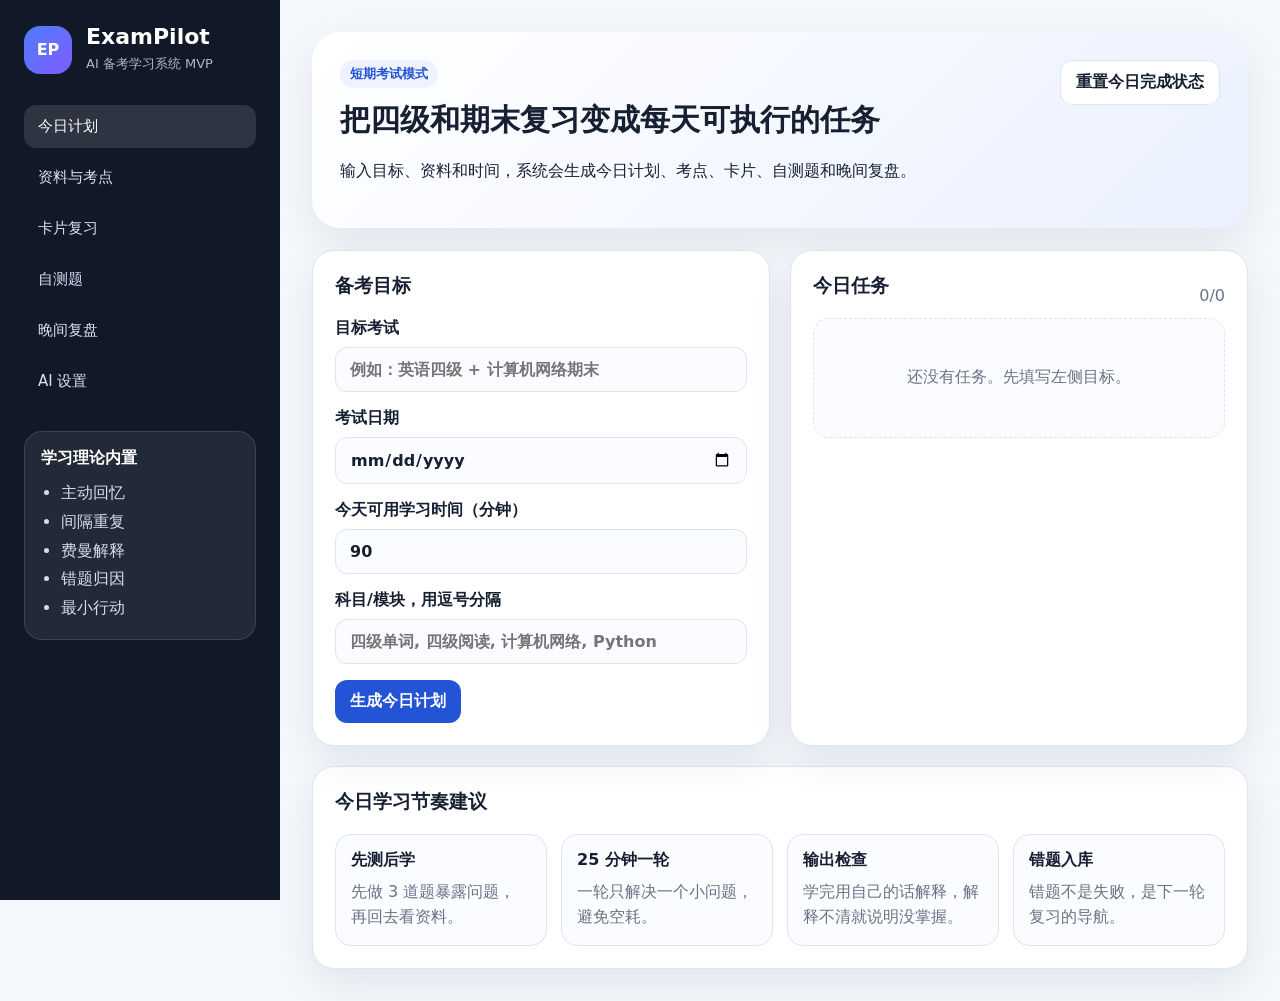
<file: index.html>
<!doctype html>
<html lang="zh-CN">
<head>
  <meta charset="UTF-8" />
  <meta name="viewport" content="width=device-width, initial-scale=1.0" />
  <title>ExamPilot · AI 备考学习系统 MVP</title>
  <link rel="stylesheet" href="styles.css" />
</head>
<body>
  <div class="app-shell">
    <aside class="sidebar">
      <div class="brand">
        <div class="brand-mark">EP</div>
        <div>
          <h1>ExamPilot</h1>
          <p>AI 备考学习系统 MVP</p>
        </div>
      </div>

      <nav class="nav">
        <button class="nav-item active" data-view="dashboard">今日计划</button>
        <button class="nav-item" data-view="materials">资料与考点</button>
        <button class="nav-item" data-view="cards">卡片复习</button>
        <button class="nav-item" data-view="quiz">自测题</button>
        <button class="nav-item" data-view="review">晚间复盘</button>
        <button class="nav-item" data-view="settings">AI 设置</button>
      </nav>

      <div class="sidebar-card">
        <strong>学习理论内置</strong>
        <ul>
          <li>主动回忆</li>
          <li>间隔重复</li>
          <li>费曼解释</li>
          <li>错题归因</li>
          <li>最小行动</li>
        </ul>
      </div>
    </aside>

    <main class="main">
      <section id="dashboard" class="view active">
        <div class="hero">
          <div>
            <span class="eyebrow">短期考试模式</span>
            <h2>把四级和期末复习变成每天可执行的任务</h2>
            <p>输入目标、资料和时间，系统会生成今日计划、考点、卡片、自测题和晚间复盘。</p>
          </div>
          <button id="resetToday" class="ghost-btn">重置今日完成状态</button>
        </div>

        <div class="grid two">
          <form id="goalForm" class="panel">
            <h3>备考目标</h3>
            <label>目标考试
              <input id="goalName" placeholder="例如：英语四级 + 计算机网络期末" />
            </label>
            <label>考试日期
              <input id="examDate" type="date" />
            </label>
            <label>今天可用学习时间（分钟）
              <input id="dailyMinutes" type="number" min="20" step="10" value="90" />
            </label>
            <label>科目/模块，用逗号分隔
              <input id="subjects" placeholder="四级单词, 四级阅读, 计算机网络, Python" />
            </label>
            <button type="submit" class="primary-btn">生成今日计划</button>
          </form>

          <div class="panel">
            <div class="panel-header">
              <h3>今日任务</h3>
              <span id="progressText" class="muted">0/0</span>
            </div>
            <div id="todayPlan" class="task-list empty">还没有任务。先填写左侧目标。</div>
          </div>
        </div>

        <div class="panel">
          <h3>今日学习节奏建议</h3>
          <div class="strategy-list">
            <div><strong>先测后学</strong><span>先做 3 道题暴露问题，再回去看资料。</span></div>
            <div><strong>25 分钟一轮</strong><span>一轮只解决一个小问题，避免空耗。</span></div>
            <div><strong>输出检查</strong><span>学完用自己的话解释，解释不清就说明没掌握。</span></div>
            <div><strong>错题入库</strong><span>错题不是失败，是下一轮复习的导航。</span></div>
          </div>
        </div>
      </section>

      <section id="materials" class="view">
        <div class="view-header">
          <div>
            <span class="eyebrow">资料驱动</span>
            <h2>粘贴课件、真题、笔记，生成考点</h2>
          </div>
          <button id="sampleMaterial" class="ghost-btn">填入示例资料</button>
        </div>

        <div class="grid two">
          <div class="panel">
            <h3>学习资料</h3>
            <textarea id="materialInput" rows="18" placeholder="粘贴四级真题、听力原文、老师 PPT 文本、期末复习提纲……"></textarea>
            <div class="button-row">
              <button id="generateKeypoints" class="primary-btn">生成考点</button>
              <button id="generateCards" class="secondary-btn">生成卡片</button>
              <button id="generateQuiz" class="secondary-btn">生成自测题</button>
            </div>
          </div>

          <div class="panel">
            <div class="panel-header">
              <h3>考点输出</h3>
              <button id="copyKeypoints" class="mini-btn">复制</button>
            </div>
            <div id="keypointsOutput" class="markdown-box empty">还没有考点。</div>
          </div>
        </div>
      </section>

      <section id="cards" class="view">
        <div class="view-header">
          <div>
            <span class="eyebrow">间隔重复</span>
            <h2>把考点变成主动回忆卡片</h2>
          </div>
          <button id="clearCards" class="ghost-btn danger">清空卡片</button>
        </div>

        <div class="grid two">
          <div class="panel">
            <h3>新增卡片</h3>
            <label>问题
              <input id="cardQuestion" placeholder="例如：ARP 的作用是什么？" />
            </label>
            <label>答案
              <textarea id="cardAnswer" rows="5" placeholder="用自己的话写答案。"></textarea>
            </label>
            <button id="addCard" class="primary-btn">添加卡片</button>
          </div>

          <div class="panel">
            <div class="panel-header">
              <h3>今日到期卡片</h3>
              <span id="dueCount" class="muted">0 张</span>
            </div>
            <div id="reviewCard" class="review-card empty">暂无到期卡片。可以从资料页生成。</div>
            <div id="reviewActions" class="button-row hidden">
              <button data-rating="again" class="secondary-btn">忘了</button>
              <button data-rating="hard" class="secondary-btn">勉强</button>
              <button data-rating="good" class="primary-btn">记住</button>
            </div>
          </div>
        </div>

        <div class="panel">
          <h3>全部卡片</h3>
          <div id="cardList" class="card-list empty">还没有卡片。</div>
        </div>
      </section>

      <section id="quiz" class="view">
        <div class="view-header">
          <div>
            <span class="eyebrow">主动回忆</span>
            <h2>先测试，再学习</h2>
          </div>
          <button id="clearQuiz" class="ghost-btn danger">清空题目</button>
        </div>
        <div id="quizList" class="quiz-list empty">暂无题目。请到资料页生成自测题。</div>
      </section>

      <section id="review" class="view">
        <div class="view-header">
          <div>
            <span class="eyebrow">晚间复盘</span>
            <h2>把今天的问题变成明天的计划</h2>
          </div>
          <button id="exportData" class="ghost-btn">导出数据</button>
        </div>

        <div class="grid two">
          <form id="reviewForm" class="panel">
            <h3>复盘记录</h3>
            <label>今天完成了什么？
              <textarea id="doneToday" rows="4"></textarea>
            </label>
            <label>卡在哪里？
              <textarea id="stuckToday" rows="4"></textarea>
            </label>
            <label>明天最小行动
              <textarea id="tomorrowAction" rows="4" placeholder="例如：只做一篇四级阅读并分析错因。"></textarea>
            </label>
            <button class="primary-btn" type="submit">保存复盘</button>
          </form>

          <div class="panel">
            <h3>历史复盘</h3>
            <div id="reviewHistory" class="history-list empty">暂无复盘。</div>
          </div>
        </div>
      </section>

      <section id="settings" class="view">
        <div class="view-header">
          <div>
            <span class="eyebrow">可选</span>
            <h2>接入 OpenAI 兼容接口</h2>
            <p>不填也能用本地规则生成。填入后可让 AI 生成更自然的计划、考点和题目。</p>
          </div>
        </div>

        <form id="settingsForm" class="panel narrow">
          <label>API Endpoint
            <input id="apiEndpoint" placeholder="例如：https://api.openai.com/v1/chat/completions" />
          </label>
          <label>模型名
            <input id="apiModel" placeholder="例如：gpt-4o-mini / deepseek-chat / glm-4-flash" />
          </label>
          <label>API Key
            <input id="apiKey" type="password" placeholder="仅保存在本机 localStorage，公开部署时不要填写真实 Key" />
          </label>
          <div class="notice">
            <strong>安全提示：</strong>浏览器前端无法真正隐藏 API Key。正式项目应改成“前端 → 后端 → AI API”。
          </div>
          <div class="button-row">
            <button class="primary-btn" type="submit">保存设置</button>
            <button id="clearSettings" class="secondary-btn" type="button">清空设置</button>
          </div>
        </form>
      </section>
    </main>
  </div>

  <script src="app.js"></script>
</body>
</html>
</file>
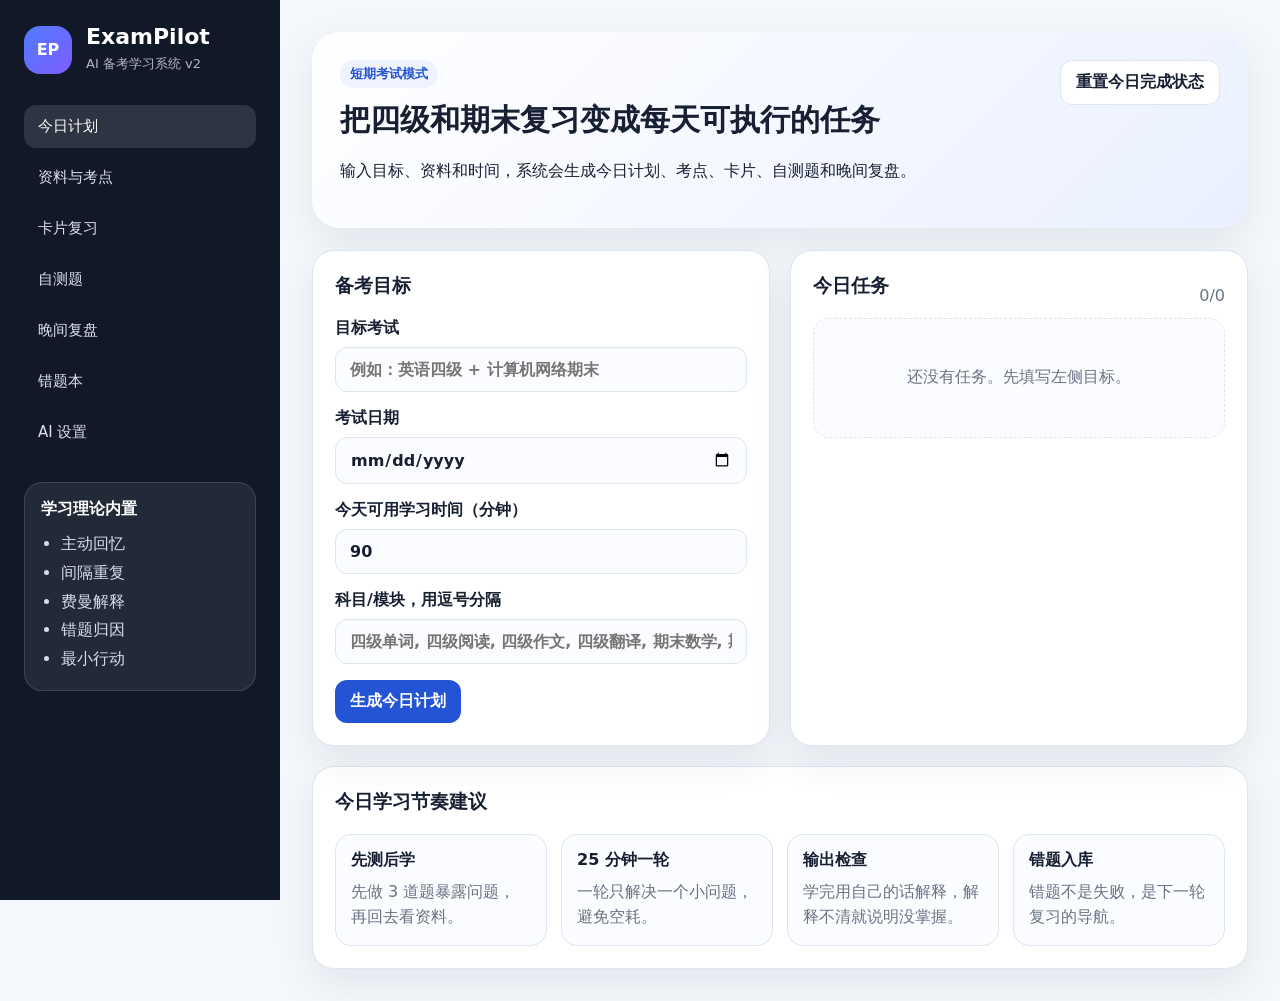
<file: index_v2.html>
<!doctype html>
<html lang="zh-CN">
<head>
  <meta charset="UTF-8" />
  <meta name="viewport" content="width=device-width, initial-scale=1.0" />
  <title>ExamPilot v2 · AI 备考学习系统</title>
  <link rel="stylesheet" href="styles.css" />
</head>
<body>
  <div class="app-shell">
    <aside class="sidebar">
      <div class="brand">
        <div class="brand-mark">EP</div>
        <div>
          <h1>ExamPilot</h1>
          <p>AI 备考学习系统 v2</p>
        </div>
      </div>

      <nav class="nav">
        <button class="nav-item active" data-view="dashboard">今日计划</button>
        <button class="nav-item" data-view="materials">资料与考点</button>
        <button class="nav-item" data-view="cards">卡片复习</button>
        <button class="nav-item" data-view="quiz">自测题</button>
        <button class="nav-item" data-view="review">晚间复盘</button>
        <button class="nav-item" data-view="wrong">错题本</button>
        <button class="nav-item" data-view="settings">AI 设置</button>
      </nav>

      <div class="sidebar-card">
        <strong>学习理论内置</strong>
        <ul>
          <li>主动回忆</li>
          <li>间隔重复</li>
          <li>费曼解释</li>
          <li>错题归因</li>
          <li>最小行动</li>
        </ul>
      </div>
    </aside>

    <main class="main">
      <section id="dashboard" class="view active">
        <div class="hero">
          <div>
            <span class="eyebrow">短期考试模式</span>
            <h2>把四级和期末复习变成每天可执行的任务</h2>
            <p>输入目标、资料和时间，系统会生成今日计划、考点、卡片、自测题和晚间复盘。</p>
          </div>
          <button id="resetToday" class="ghost-btn">重置今日完成状态</button>
        </div>

        <div class="grid two">
          <form id="goalForm" class="panel">
            <h3>备考目标</h3>
            <label>目标考试
              <input id="goalName" placeholder="例如：英语四级 + 计算机网络期末" />
            </label>
            <label>考试日期
              <input id="examDate" type="date" />
            </label>
            <label>今天可用学习时间（分钟）
              <input id="dailyMinutes" type="number" min="20" step="10" value="90" />
            </label>
            <label>科目/模块，用逗号分隔
              <input id="subjects" placeholder="四级单词, 四级阅读, 四级作文, 四级翻译, 期末数学, 期末英语" />
            </label>
            <button type="submit" class="primary-btn">生成今日计划</button>
          </form>

          <div class="panel">
            <div class="panel-header">
              <h3>今日任务</h3>
              <span id="progressText" class="muted">0/0</span>
            </div>
            <div id="todayPlan" class="task-list empty">还没有任务。先填写左侧目标。</div>
          </div>
        </div>

        <div class="panel">
          <h3>今日学习节奏建议</h3>
          <div class="strategy-list">
            <div><strong>先测后学</strong><span>先做 3 道题暴露问题，再回去看资料。</span></div>
            <div><strong>25 分钟一轮</strong><span>一轮只解决一个小问题，避免空耗。</span></div>
            <div><strong>输出检查</strong><span>学完用自己的话解释，解释不清就说明没掌握。</span></div>
            <div><strong>错题入库</strong><span>错题不是失败，是下一轮复习的导航。</span></div>
          </div>
        </div>
      </section>

      <section id="materials" class="view">
        <div class="view-header">
          <div>
            <span class="eyebrow">资料驱动</span>
            <h2>粘贴课件、真题、笔记，生成考点</h2>
          </div>
          <button id="sampleMaterial" class="ghost-btn">填入示例资料</button>
        </div>

        <div class="grid two">
          <div class="panel">
            <h3>学习资料</h3>
            <textarea id="materialInput" rows="18" placeholder="粘贴四级真题、听力原文、老师 PPT 文本、期末复习提纲……"></textarea>
            <!-- 文件上传功能 -->
            <label style="display:block;margin-top:10px;">上传文件
              <input type="file" id="materialFile" />
            </label>
            <button id="loadFile" class="secondary-btn" style="margin-top:6px;">加载文件</button>
            <div class="button-row">
              <button id="generateKeypoints" class="primary-btn">生成考点</button>
              <button id="generateCards" class="secondary-btn">生成卡片</button>
              <button id="generateQuiz" class="secondary-btn">生成自测题</button>
            </div>
          </div>

          <div class="panel">
            <div class="panel-header">
              <h3>考点输出</h3>
              <button id="copyKeypoints" class="mini-btn">复制</button>
            </div>
            <div id="keypointsOutput" class="markdown-box empty">还没有考点。</div>
          </div>
        </div>
      </section>

      <section id="cards" class="view">
        <div class="view-header">
          <div>
            <span class="eyebrow">间隔重复</span>
            <h2>把考点变成主动回忆卡片</h2>
          </div>
          <button id="clearCards" class="ghost-btn danger">清空卡片</button>
        </div>

        <div class="grid two">
          <div class="panel">
            <h3>新增卡片</h3>
            <label>问题
              <input id="cardQuestion" placeholder="例如：ARP 的作用是什么？" />
            </label>
            <label>答案
              <textarea id="cardAnswer" rows="5" placeholder="用自己的话写答案。"></textarea>
            </label>
            <button id="addCard" class="primary-btn">添加卡片</button>
          </div>

          <div class="panel">
            <div class="panel-header">
              <h3>今日到期卡片</h3>
              <span id="dueCount" class="muted">0 张</span>
            </div>
            <div id="reviewCard" class="review-card empty">暂无到期卡片。可以从资料页生成。</div>
            <div id="reviewActions" class="button-row hidden">
              <button data-rating="again" class="secondary-btn">忘了</button>
              <button data-rating="hard" class="secondary-btn">勉强</button>
              <button data-rating="good" class="primary-btn">记住</button>
            </div>
          </div>
        </div>

        <div class="panel">
          <h3>全部卡片</h3>
          <div id="cardList" class="card-list empty">还没有卡片。</div>
        </div>
      </section>

      <section id="quiz" class="view">
        <div class="view-header">
          <div>
            <span class="eyebrow">主动回忆</span>
            <h2>先测试，再学习</h2>
          </div>
          <button id="clearQuiz" class="ghost-btn danger">清空题目</button>
        </div>
        <div id="quizList" class="quiz-list empty">暂无题目。请到资料页生成自测题。</div>
      </section>

      <section id="review" class="view">
        <div class="view-header">
          <div>
            <span class="eyebrow">晚间复盘</span>
            <h2>把今天的问题变成明天的计划</h2>
          </div>
          <button id="exportData" class="ghost-btn">导出数据</button>
        </div>

        <div class="grid two">
          <form id="reviewForm" class="panel">
            <h3>复盘记录</h3>
            <label>今天完成了什么？
              <textarea id="doneToday" rows="4"></textarea>
            </label>
            <label>卡在哪里？
              <textarea id="stuckToday" rows="4"></textarea>
            </label>
            <label>明天最小行动
              <textarea id="tomorrowAction" rows="4" placeholder="例如：只做一篇四级阅读并分析错因。"></textarea>
            </label>
            <button class="primary-btn" type="submit">保存复盘</button>
          </form>

          <div class="panel">
            <h3>历史复盘</h3>
            <div id="reviewHistory" class="history-list empty">暂无复盘。</div>
          </div>
        </div>
      </section>

      <section id="wrong" class="view">
        <div class="view-header">
          <div>
            <span class="eyebrow">错题本</span>
            <h2>记录你的错题</h2>
          </div>
        </div>
        <div class="grid two">
          <div class="panel">
            <h3>新增错题</h3>
            <label>题目
              <textarea id="wrongQuestion" rows="4" placeholder="错题题目或内容"></textarea>
            </label>
            <label>正确答案
              <textarea id="wrongAnswer" rows="3" placeholder="正确答案"></textarea>
            </label>
            <label>分析
              <textarea id="wrongAnalysis" rows="3" placeholder="错误原因及反思"></textarea>
            </label>
            <label>标签
              <input id="wrongTag" placeholder="例如：四级单词" />
            </label>
            <button id="addWrong" class="primary-btn">添加错题</button>
          </div>
          <div class="panel">
            <div class="panel-header">
              <h3>错题列表</h3>
              <button id="clearWrongs" class="mini-btn danger">清空</button>
            </div>
            <div id="wrongList" class="card-list empty">还没有错题。</div>
          </div>
        </div>
      </section>

      <section id="settings" class="view">
        <div class="view-header">
          <div>
            <span class="eyebrow">可选</span>
            <h2>接入 OpenAI 兼容接口</h2>
            <p>不填也能用本地规则生成。填入后可让 AI 生成更自然的计划、考点和题目。</p>
          </div>
        </div>

        <form id="settingsForm" class="panel narrow">
          <label>API Endpoint
            <input id="apiEndpoint" placeholder="例如：https://api.openai.com/v1/chat/completions" />
          </label>
          <label>模型名
            <input id="apiModel" placeholder="例如：gpt-4o-mini / deepseek-chat / glm-4-flash" />
          </label>
          <label>API Key
            <input id="apiKey" type="password" placeholder="仅保存在本机 localStorage，公开部署时不要填写真实 Key" />
          </label>
          <div class="notice">
            <strong>安全提示：</strong>浏览器前端无法真正隐藏 API Key。正式项目应改成“前端 → 后端 → AI API”。
          </div>
          <div class="button-row">
            <button class="primary-btn" type="submit">保存设置</button>
            <button id="clearSettings" class="secondary-btn" type="button">清空设置</button>
          </div>
        </form>
      </section>
    </main>
  </div>

  <script src="app.js"></script>
  <script src="extra.js"></script>
</body>
</html>
</file>
<file: styles.css>
:root {
  --bg: #f4f7fb;
  --panel: #ffffff;
  --text: #172033;
  --muted: #687385;
  --line: #dde5ef;
  --primary: #2454d6;
  --primary-dark: #1a3fa5;
  --soft: #eef3ff;
  --danger: #c23838;
  --ok: #23784e;
  --shadow: 0 14px 40px rgba(19, 33, 68, 0.08);
}

* { box-sizing: border-box; }
body {
  margin: 0;
  font-family: Inter, ui-sans-serif, system-ui, -apple-system, BlinkMacSystemFont, "Segoe UI", "Microsoft YaHei", sans-serif;
  color: var(--text);
  background: var(--bg);
}

.app-shell {
  display: grid;
  grid-template-columns: 280px 1fr;
  min-height: 100vh;
}

.sidebar {
  background: #111827;
  color: white;
  padding: 24px;
  position: sticky;
  top: 0;
  height: 100vh;
}

.brand { display: flex; gap: 14px; align-items: center; margin-bottom: 30px; }
.brand-mark {
  width: 48px;
  height: 48px;
  border-radius: 16px;
  display: grid;
  place-items: center;
  background: linear-gradient(135deg, #4f7cff, #7f5cff);
  font-weight: 800;
}
.brand h1 { font-size: 22px; margin: 0; }
.brand p { color: #aeb7c7; margin: 4px 0 0; font-size: 13px; }

.nav { display: grid; gap: 8px; }
.nav-item {
  border: 0;
  border-radius: 12px;
  padding: 12px 14px;
  text-align: left;
  color: #d9e1f2;
  background: transparent;
  cursor: pointer;
  font-size: 15px;
}
.nav-item:hover, .nav-item.active { background: rgba(255, 255, 255, 0.12); color: white; }

.sidebar-card {
  margin-top: 28px;
  padding: 16px;
  background: rgba(255, 255, 255, 0.08);
  border: 1px solid rgba(255, 255, 255, 0.12);
  border-radius: 18px;
}
.sidebar-card ul { margin: 10px 0 0; padding-left: 20px; color: #d5dcec; line-height: 1.8; }

.main { padding: 32px; max-width: 1280px; width: 100%; }
.view { display: none; }
.view.active { display: block; }

.hero, .view-header {
  display: flex;
  justify-content: space-between;
  align-items: flex-start;
  gap: 20px;
  margin-bottom: 22px;
}
.hero {
  padding: 28px;
  border-radius: 28px;
  background: linear-gradient(135deg, #ffffff, #eaf0ff);
  box-shadow: var(--shadow);
}
.eyebrow {
  display: inline-block;
  color: var(--primary);
  background: var(--soft);
  padding: 5px 10px;
  border-radius: 999px;
  font-size: 13px;
  font-weight: 700;
}
h2 { font-size: 30px; margin: 12px 0 8px; }
h3 { margin-top: 0; }
p { line-height: 1.7; }
.muted { color: var(--muted); }

.grid { display: grid; gap: 20px; margin-bottom: 20px; }
.grid.two { grid-template-columns: repeat(2, minmax(0, 1fr)); }
.panel {
  background: var(--panel);
  border: 1px solid var(--line);
  border-radius: 22px;
  padding: 22px;
  box-shadow: var(--shadow);
}
.panel.narrow { max-width: 740px; }
.panel-header { display: flex; justify-content: space-between; align-items: center; gap: 12px; }

label { display: grid; gap: 8px; margin-bottom: 16px; font-weight: 700; }
input, textarea {
  width: 100%;
  border: 1px solid var(--line);
  border-radius: 12px;
  padding: 12px 14px;
  font: inherit;
  color: var(--text);
  background: #fbfcff;
}
textarea { resize: vertical; }

button {
  font: inherit;
  cursor: pointer;
}
.primary-btn, .secondary-btn, .ghost-btn, .mini-btn {
  border: 0;
  border-radius: 12px;
  padding: 11px 15px;
  font-weight: 700;
}
.primary-btn { background: var(--primary); color: white; }
.primary-btn:hover { background: var(--primary-dark); }
.secondary-btn { background: #eef2f7; color: var(--text); }
.ghost-btn { background: white; border: 1px solid var(--line); color: var(--text); }
.ghost-btn.danger { color: var(--danger); }
.mini-btn { padding: 7px 10px; background: var(--soft); color: var(--primary); }
.button-row { display: flex; gap: 10px; flex-wrap: wrap; }
.hidden { display: none !important; }

.task-list, .markdown-box, .review-card, .quiz-list, .history-list, .card-list { min-height: 120px; }
.empty {
  display: grid;
  place-items: center;
  color: var(--muted);
  border: 1px dashed var(--line);
  border-radius: 16px;
  padding: 22px;
  background: #fbfcff;
}
.task-item, .keypoint-item, .card-item, .quiz-item, .history-item {
  border: 1px solid var(--line);
  border-radius: 16px;
  padding: 16px;
  margin-bottom: 12px;
  background: #fbfcff;
}
.task-item { display: flex; align-items: flex-start; gap: 12px; }
.task-item input { width: auto; margin-top: 5px; }
.task-item.done strong { text-decoration: line-through; color: var(--muted); }
.task-meta { color: var(--muted); font-size: 13px; margin-top: 6px; }

.strategy-list {
  display: grid;
  grid-template-columns: repeat(4, minmax(0, 1fr));
  gap: 14px;
}
.strategy-list div {
  padding: 15px;
  background: #fbfcff;
  border: 1px solid var(--line);
  border-radius: 16px;
}
.strategy-list strong { display: block; margin-bottom: 8px; }
.strategy-list span { color: var(--muted); line-height: 1.6; }

.review-card { cursor: pointer; }
.card-question { font-size: 19px; font-weight: 800; margin-bottom: 12px; }
.review-answer {
  display: none;
  margin-top: 14px;
  padding: 14px;
  border-radius: 14px;
  background: var(--soft);
  line-height: 1.7;
}
.review-card.revealed .review-answer { display: block; }

.quiz-options { display: grid; gap: 10px; margin-top: 12px; }
.option-btn {
  text-align: left;
  border: 1px solid var(--line);
  border-radius: 12px;
  background: white;
  padding: 12px;
}
.option-btn.correct { border-color: var(--ok); background: #edf8f2; color: var(--ok); }
.option-btn.wrong { border-color: var(--danger); background: #fff0f0; color: var(--danger); }
.explain { margin-top: 12px; color: var(--muted); line-height: 1.7; }
.notice {
  border: 1px solid #ffe0a3;
  background: #fff8e8;
  color: #7a5200;
  border-radius: 14px;
  padding: 14px;
  margin: 12px 0 18px;
  line-height: 1.6;
}

@media (max-width: 900px) {
  .app-shell { grid-template-columns: 1fr; }
  .sidebar { position: static; height: auto; }
  .grid.two, .strategy-list { grid-template-columns: 1fr; }
  .hero, .view-header { flex-direction: column; }
  .main { padding: 20px; }
}
</file>
